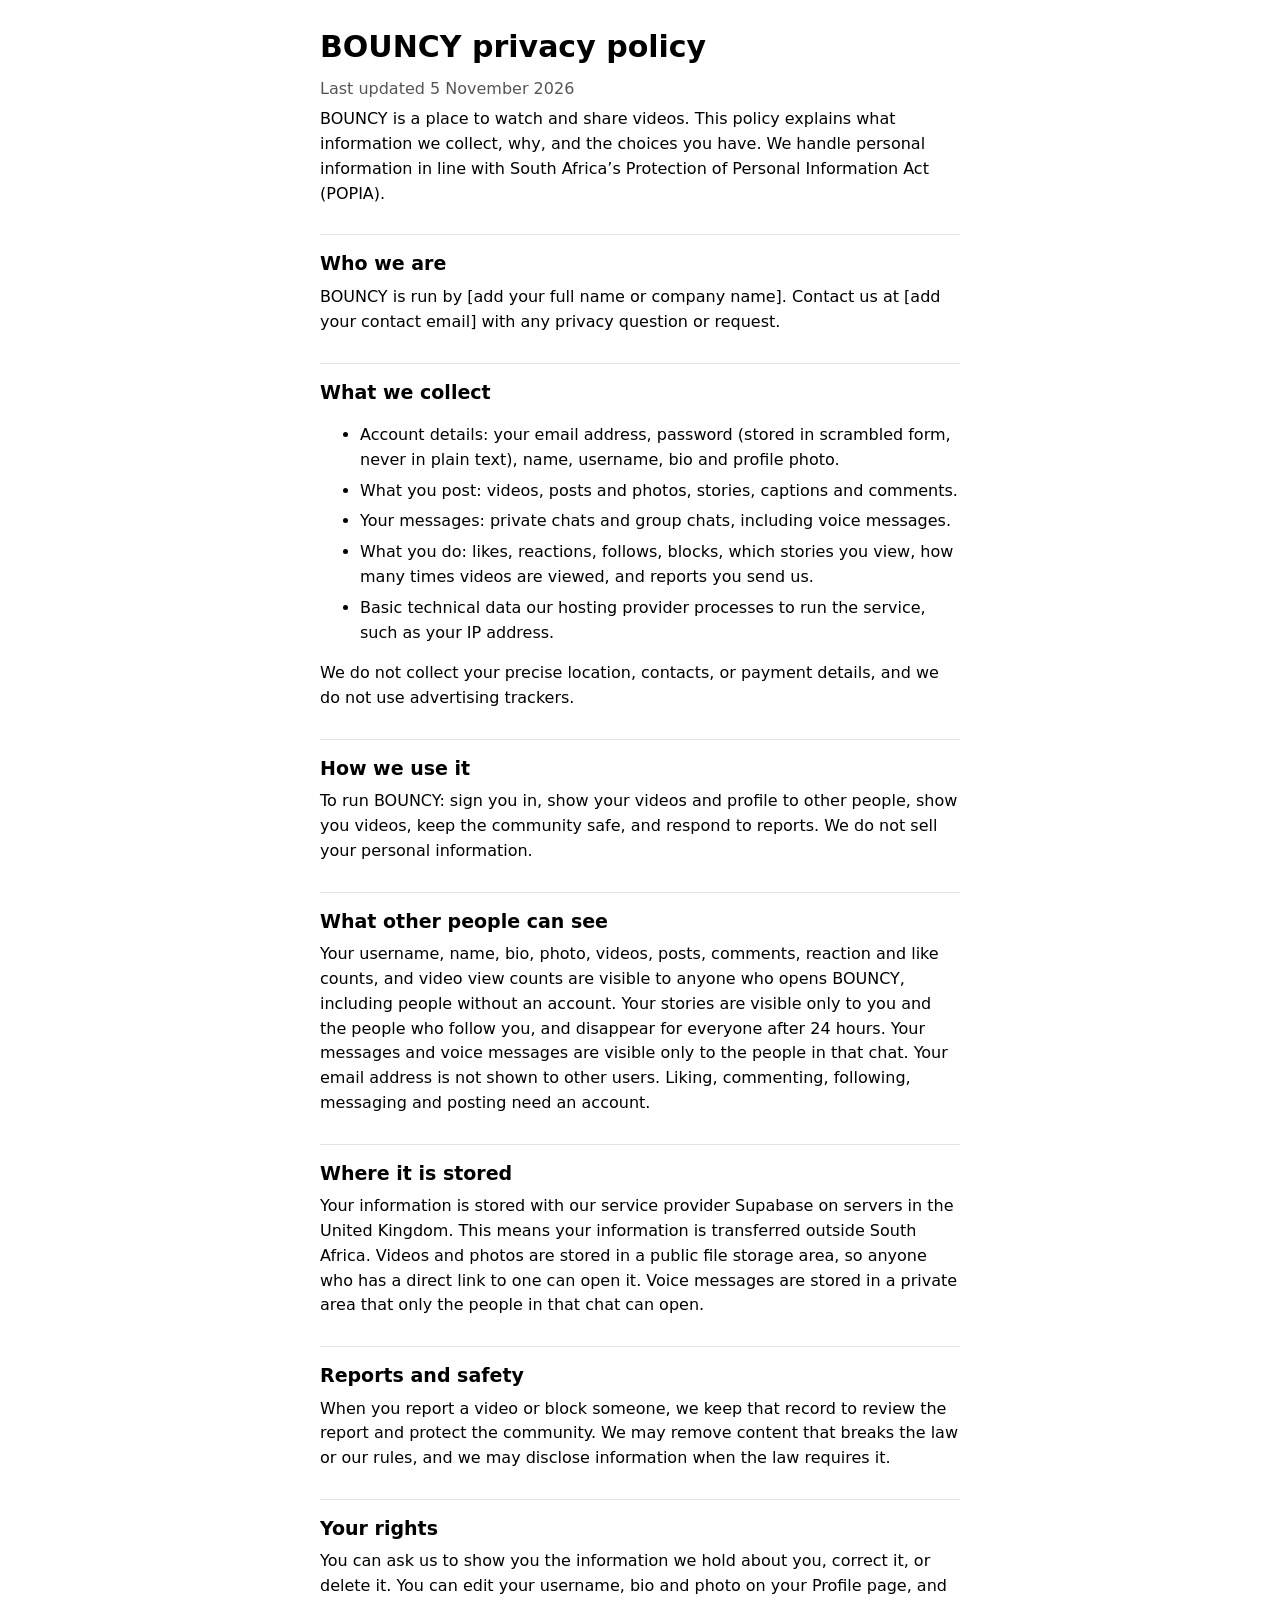
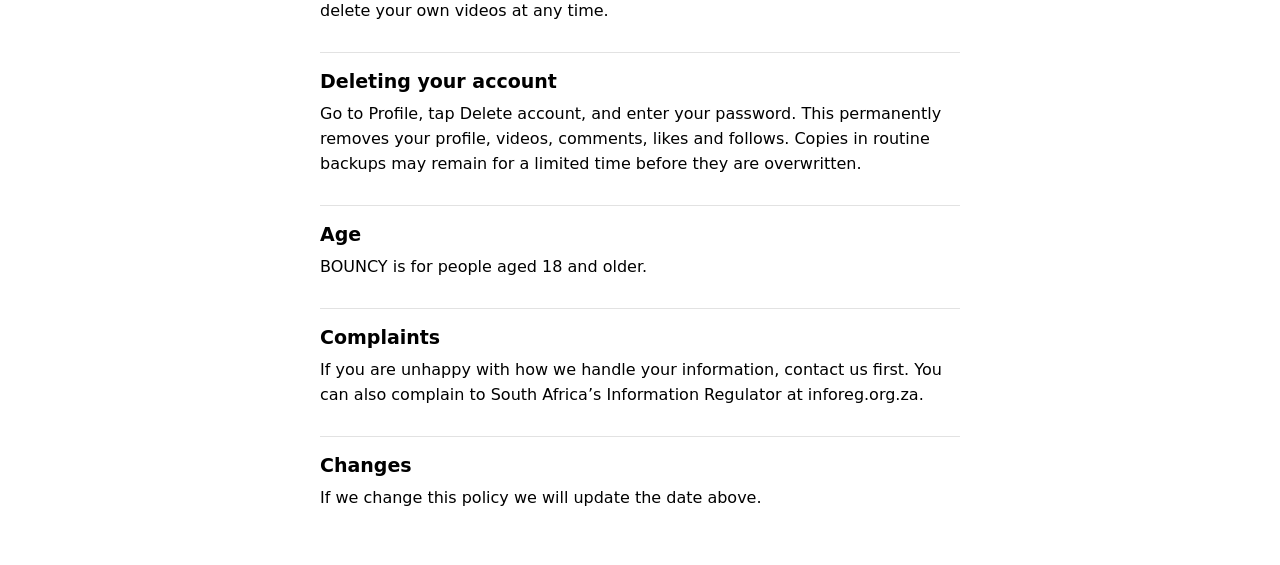
<file: privacy.html>
<!DOCTYPE html>
<html lang="en"><head><meta charset="utf-8"><title>BOUNCY privacy policy</title>
<meta name="viewport" content="width=device-width, initial-scale=1, viewport-fit=cover">
<style>
:root{--bg:#000;--fg:#fff;--mute:#a3a3a3;--line:#2b2b2b;box-sizing:border-box;padding-top:env(safe-area-inset-top,0px);padding-bottom:env(safe-area-inset-bottom,0px)}
@media (prefers-color-scheme:light){:root:not([data-theme="dark"]){--bg:#fff;--fg:#000;--mute:#555;--line:#e2e2e2}}
:root[data-theme="light"]{--bg:#fff;--fg:#000;--mute:#555;--line:#e2e2e2}
body{margin:0;background:var(--bg);color:var(--fg);font-family:system-ui,-apple-system,'Segoe UI',Roboto,sans-serif;line-height:1.55}
main{max-width:640px;margin:auto;padding:24px 18px 48px}
h1{font-size:30px;margin:0 0 4px}h2{font-size:19px;margin:28px 0 6px;padding-top:14px;border-top:1px solid var(--line)}
p,li{margin:6px 0}.m{color:var(--mute)}a{color:inherit}
</style></head><body><main>
<h1>BOUNCY privacy policy</h1>
<p class="m">Last updated 5 November 2026</p>
<p>BOUNCY is a place to watch and share videos. This policy explains what information we collect, why, and the choices you have. We handle personal information in line with South Africa’s Protection of Personal Information Act (POPIA).</p>

<h2>Who we are</h2>
<p>BOUNCY is run by [add your full name or company name]. Contact us at [add your contact email] with any privacy question or request.</p>

<h2>What we collect</h2>
<ul>
<li>Account details: your email address, password (stored in scrambled form, never in plain text), name, username, bio and profile photo.</li>
<li>What you post: videos, posts and photos, stories, captions and comments.</li>
<li>Your messages: private chats and group chats, including voice messages.</li>
<li>What you do: likes, reactions, follows, blocks, which stories you view, how many times videos are viewed, and reports you send us.</li>
<li>Basic technical data our hosting provider processes to run the service, such as your IP address.</li>
</ul>
<p>We do not collect your precise location, contacts, or payment details, and we do not use advertising trackers.</p>

<h2>How we use it</h2>
<p>To run BOUNCY: sign you in, show your videos and profile to other people, show you videos, keep the community safe, and respond to reports. We do not sell your personal information.</p>

<h2>What other people can see</h2>
<p>Your username, name, bio, photo, videos, posts, comments, reaction and like counts, and video view counts are visible to anyone who opens BOUNCY, including people without an account. Your stories are visible only to you and the people who follow you, and disappear for everyone after 24 hours. Your messages and voice messages are visible only to the people in that chat. Your email address is not shown to other users. Liking, commenting, following, messaging and posting need an account.</p>

<h2>Where it is stored</h2>
<p>Your information is stored with our service provider Supabase on servers in the United Kingdom. This means your information is transferred outside South Africa. Videos and photos are stored in a public file storage area, so anyone who has a direct link to one can open it. Voice messages are stored in a private area that only the people in that chat can open.</p>

<h2>Reports and safety</h2>
<p>When you report a video or block someone, we keep that record to review the report and protect the community. We may remove content that breaks the law or our rules, and we may disclose information when the law requires it.</p>

<h2>Your rights</h2>
<p>You can ask us to show you the information we hold about you, correct it, or delete it. You can edit your username, bio and photo on your Profile page, and delete your own videos at any time.</p>

<h2>Deleting your account</h2>
<p>Go to Profile, tap Delete account, and enter your password. This permanently removes your profile, videos, comments, likes and follows. Copies in routine backups may remain for a limited time before they are overwritten.</p>

<h2>Age</h2>
<p>BOUNCY is for people aged 18 and older.</p>

<h2>Complaints</h2>
<p>If you are unhappy with how we handle your information, contact us first. You can also complain to South Africa’s Information Regulator at inforeg.org.za.</p>

<h2>Changes</h2>
<p>If we change this policy we will update the date above.</p>
</main></body></html>
</file>
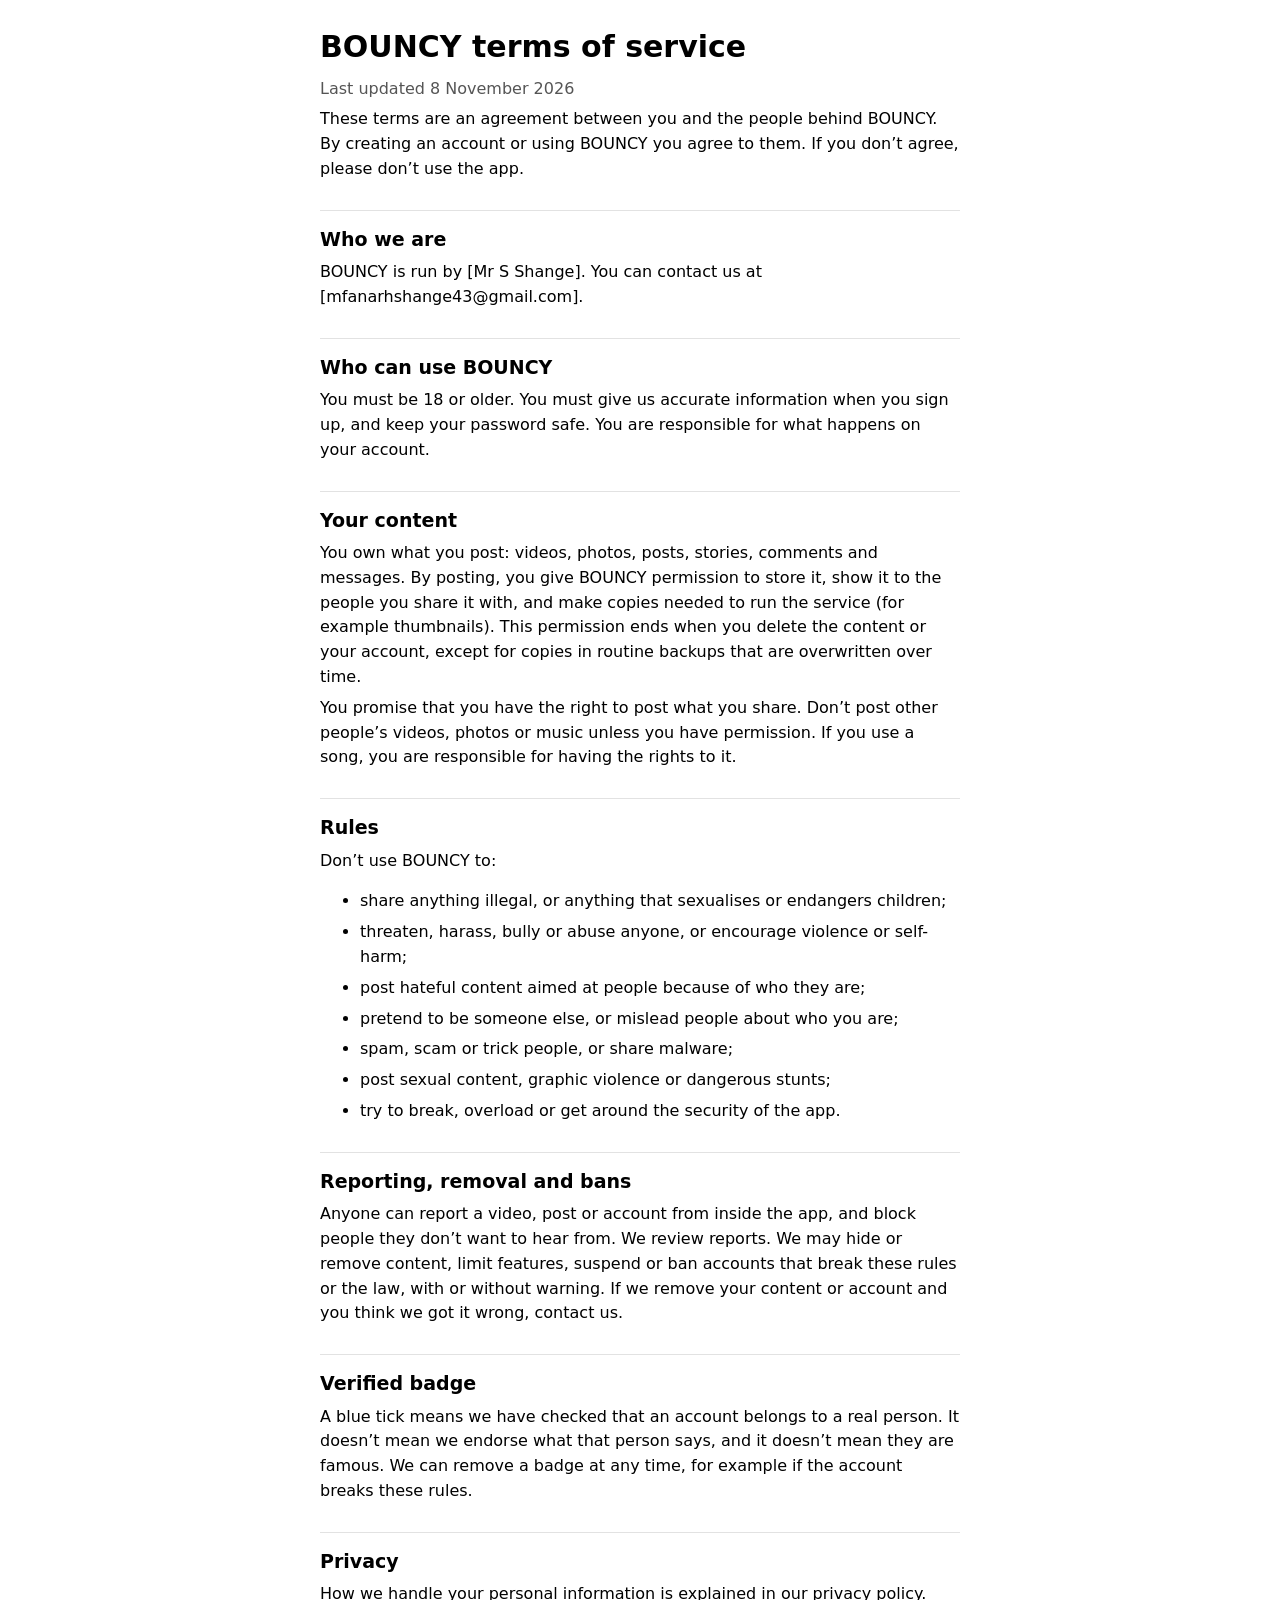
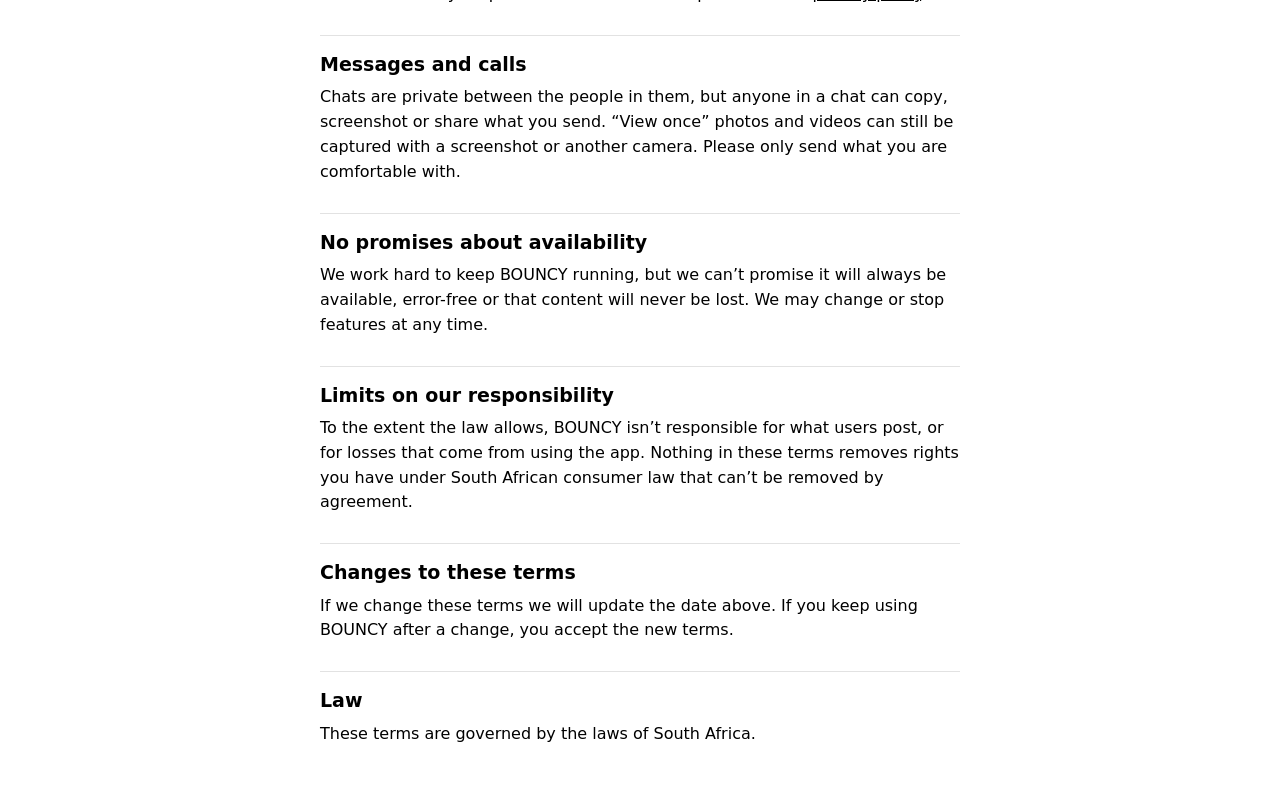
<file: terms.html>
<!DOCTYPE html>
<html lang="en"><head><meta charset="utf-8"><title>BOUNCY terms of service</title>
<meta name="viewport" content="width=device-width, initial-scale=1, viewport-fit=cover">
<style>
:root{--bg:#fff;--fg:#000;--mute:#555;--line:#e2e2e2;box-sizing:border-box;padding-top:env(safe-area-inset-top,0px);padding-bottom:env(safe-area-inset-bottom,0px)}
@media (prefers-color-scheme:dark){:root{--bg:#000;--fg:#fff;--mute:#a3a3a3;--line:#2b2b2b}}
body{margin:0;background:var(--bg);color:var(--fg);font-family:system-ui,-apple-system,'Segoe UI',Roboto,sans-serif;line-height:1.55}
main{max-width:640px;margin:auto;padding:24px 18px 48px}
h1{font-size:30px;margin:0 0 4px}h2{font-size:19px;margin:28px 0 6px;padding-top:14px;border-top:1px solid var(--line)}
p,li{margin:6px 0}.m{color:var(--mute)}a{color:inherit}
</style></head><body><main>
<h1>BOUNCY terms of service</h1>
<p class="m">Last updated 8 November 2026</p>
<p>These terms are an agreement between you and the people behind BOUNCY. By creating an account or using BOUNCY you agree to them. If you don’t agree, please don’t use the app.</p>

<h2>Who we are</h2>
<p>BOUNCY is run by [Mr S Shange]. You can contact us at [mfanarhshange43@gmail.com].</p>

<h2>Who can use BOUNCY</h2>
<p>You must be 18 or older. You must give us accurate information when you sign up, and keep your password safe. You are responsible for what happens on your account.</p>

<h2>Your content</h2>
<p>You own what you post: videos, photos, posts, stories, comments and messages. By posting, you give BOUNCY permission to store it, show it to the people you share it with, and make copies needed to run the service (for example thumbnails). This permission ends when you delete the content or your account, except for copies in routine backups that are overwritten over time.</p>
<p>You promise that you have the right to post what you share. Don’t post other people’s videos, photos or music unless you have permission. If you use a song, you are responsible for having the rights to it.</p>

<h2>Rules</h2>
<p>Don’t use BOUNCY to:</p>
<ul>
<li>share anything illegal, or anything that sexualises or endangers children;</li>
<li>threaten, harass, bully or abuse anyone, or encourage violence or self-harm;</li>
<li>post hateful content aimed at people because of who they are;</li>
<li>pretend to be someone else, or mislead people about who you are;</li>
<li>spam, scam or trick people, or share malware;</li>
<li>post sexual content, graphic violence or dangerous stunts;</li>
<li>try to break, overload or get around the security of the app.</li>
</ul>

<h2>Reporting, removal and bans</h2>
<p>Anyone can report a video, post or account from inside the app, and block people they don’t want to hear from. We review reports. We may hide or remove content, limit features, suspend or ban accounts that break these rules or the law, with or without warning. If we remove your content or account and you think we got it wrong, contact us.</p>

<h2>Verified badge</h2>
<p>A blue tick means we have checked that an account belongs to a real person. It doesn’t mean we endorse what that person says, and it doesn’t mean they are famous. We can remove a badge at any time, for example if the account breaks these rules.</p>

<h2>Privacy</h2>
<p>How we handle your personal information is explained in our <a href="privacy.html">privacy policy</a>.</p>

<h2>Messages and calls</h2>
<p>Chats are private between the people in them, but anyone in a chat can copy, screenshot or share what you send. “View once” photos and videos can still be captured with a screenshot or another camera. Please only send what you are comfortable with.</p>

<h2>No promises about availability</h2>
<p>We work hard to keep BOUNCY running, but we can’t promise it will always be available, error-free or that content will never be lost. We may change or stop features at any time.</p>

<h2>Limits on our responsibility</h2>
<p>To the extent the law allows, BOUNCY isn’t responsible for what users post, or for losses that come from using the app. Nothing in these terms removes rights you have under South African consumer law that can’t be removed by agreement.</p>

<h2>Changes to these terms</h2>
<p>If we change these terms we will update the date above. If you keep using BOUNCY after a change, you accept the new terms.</p>

<h2>Law</h2>
<p>These terms are governed by the laws of South Africa.</p>
</main></body></html>
</file>
